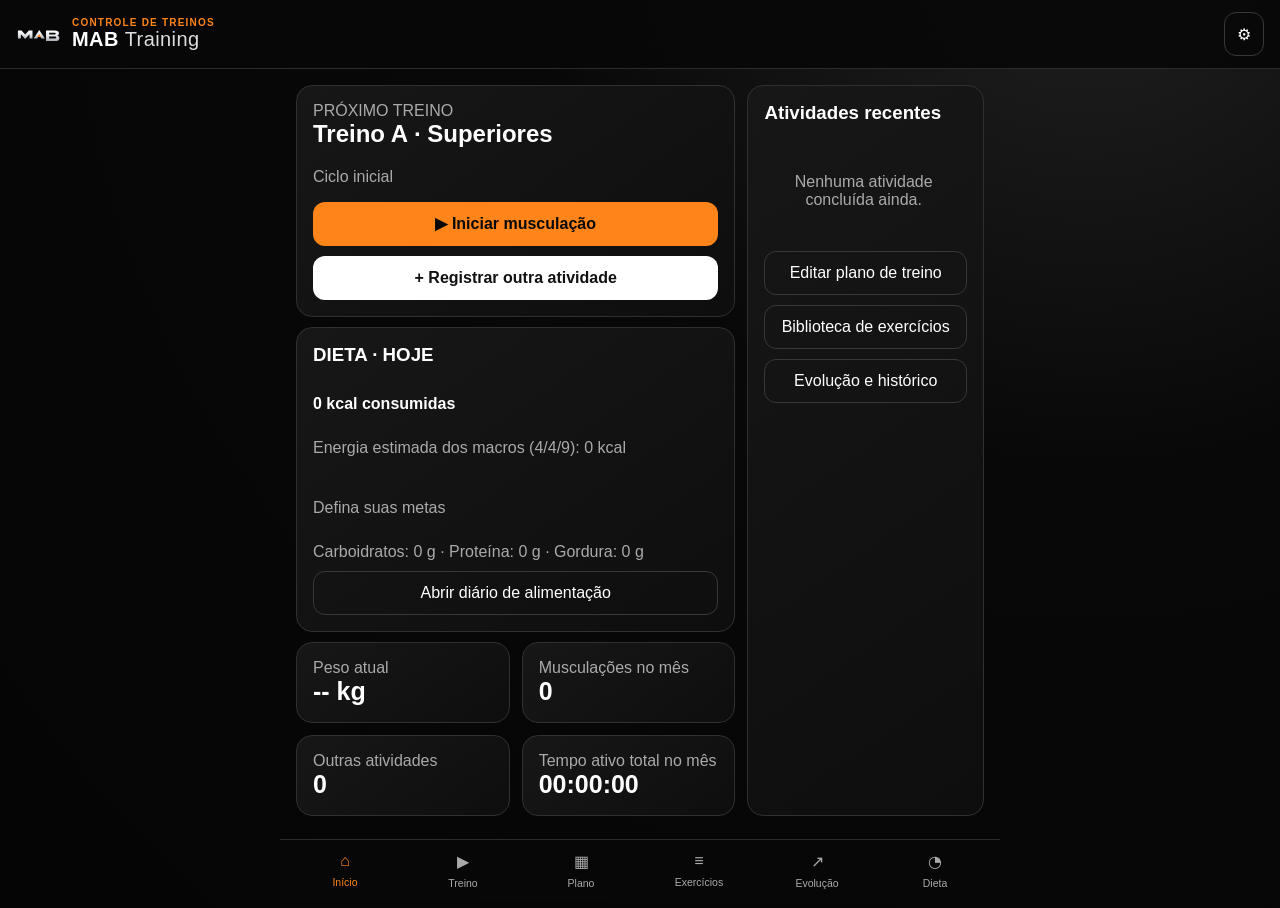
<file: index.html>
<!doctype html>
<html lang="pt-BR">
<head>
  <meta charset="utf-8">
  <meta name="viewport" content="width=device-width,initial-scale=1,viewport-fit=cover">
  <meta name="theme-color" content="#080808">
  <meta name="apple-mobile-web-app-capable" content="yes">
  <meta name="apple-mobile-web-app-status-bar-style" content="black-translucent">
  <meta name="apple-mobile-web-app-title" content="MAB Training">
  <link rel="manifest" href="manifest.webmanifest">
  <link rel="apple-touch-icon" href="apple-touch-icon.png">
  <link rel="icon" href="mab-icon.svg" type="image/svg+xml">
  <link rel="stylesheet" href="styles.css?v=4.11.0">
  <link rel="stylesheet" href="mab-brand-v301.css?v=4.9.0">
  <title>MAB Training</title>
</head>
<body>
  <header class="topbar">
    <div><small>CONTROLE DE TREINOS</small><h1>MAB Training</h1></div>
    <button id="settingsBtn" class="icon-btn" aria-label="Configurações e dados">⚙</button>
  </header>
  <main id="app" tabindex="-1"></main>
  <nav class="bottom-nav" aria-label="Navegação principal">
    <button data-route="dashboard">⌂<span>Início</span></button>
    <button data-route="workout">▶<span>Treino</span></button>
    <button data-route="plan">▦<span>Plano</span></button>
    <button data-route="exercises">≡<span>Exercícios</span></button>
    <button data-route="evolution">↗<span>Evolução</span></button>
    <button data-route="diet">◔<span>Dieta</span></button>
  </nav>
  <dialog id="modal"><div id="modalContent"></div></dialog>
  <div id="toast" role="status" aria-live="polite"></div>
  <input id="importInput" type="file" accept="application/json,.json" hidden>
  <input id="importPersonalInput" type="file" accept="application/json,.json,text/plain,.txt" hidden>
  <input id="importExercisesTxtInput" type="file" accept="text/plain,.txt" hidden>
  <script type="module" src="app.js?v=4.11.0"></script>
  <script src="proximo-treino-v282.js?v=4.9.0" defer></script>
  <script src="mab-stability-v304.js?v=4.9.0"></script>
  <script type="module" src="mab-treino-v303.js?v=4.11.0"></script>
  <script type="module" src="mab-list-sync-v305.js?v=4.9.0"></script>
  <script src="mab-brand-v301.js?v=4.9.0" defer></script>
  <script src="mab-release-v305.js?v=4.11.0" defer></script>
  <script type="module" src="mab-v306.js?v=4.11.0"></script>
  <script type="module" src="mab-live-v400.js?v=4.9.0"></script>
</body>
</html>
</file>
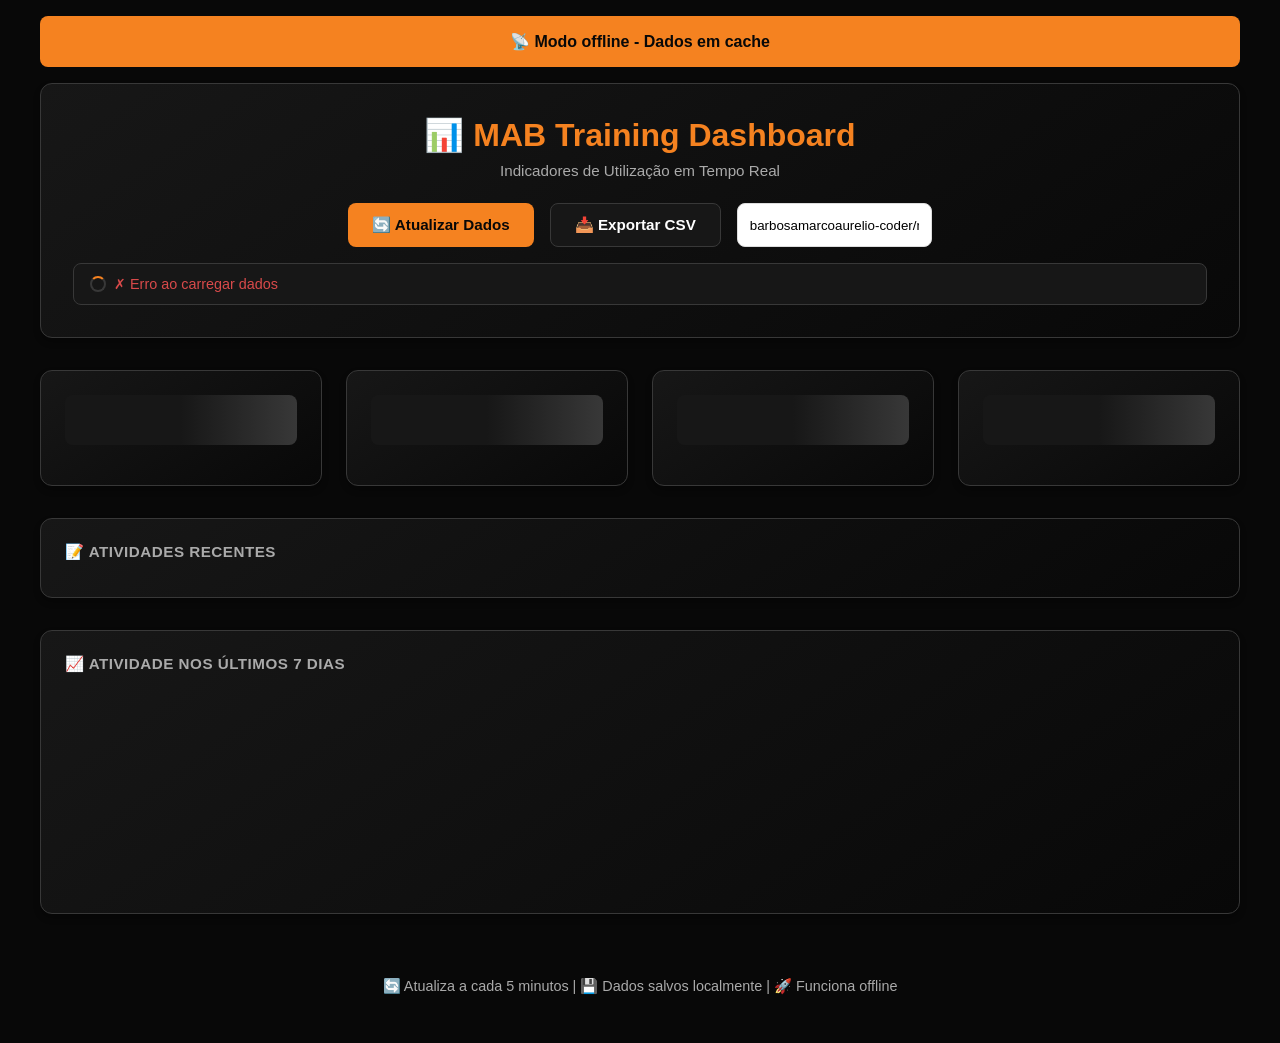
<file: dashboard/index.html>
<!DOCTYPE html>
<html lang="pt-BR">
<head>
    <meta charset="UTF-8">
    <meta name="viewport" content="width=device-width, initial-scale=1.0">
    <meta name="theme-color" content="#f58220">
    <meta name="description" content="Dashboard de Indicadores de Utilização - MAB Training">
    <title>MAB Training - Dashboard</title>
    <link rel="manifest" href="manifest.json">
    <link rel="icon" type="image/svg+xml" href="data:image/svg+xml,<svg xmlns='http://www.w3.org/2000/svg' viewBox='0 0 100 100'><rect fill='%23080808' width='100' height='100'/><text y='75' font-size='75' fill='%23f58220'>📊</text></svg>">
    <link rel="apple-touch-icon" href="data:image/svg+xml,<svg xmlns='http://www.w3.org/2000/svg' viewBox='0 0 180 180'><rect fill='%23080808' width='180' height='180'/><text y='135' font-size='120' fill='%23f58220' text-anchor='middle' x='90'>📊</text></svg>">
    <style>
        :root {
            --mab-black: #080808;
            --mab-dark-gray: #171717;
            --mab-gray: #383838;
            --mab-light-gray: #aaa;
            --mab-white: #ffffff;
            --mab-orange: #f58220;
            --mab-orange-light: #ffad70;
            --mab-border: #383838;
            --safe-top: env(safe-area-inset-top, 0px);
            --safe-bottom: env(safe-area-inset-bottom, 0px);
        }

        * {
            margin: 0;
            padding: 0;
            box-sizing: border-box;
        }

        body {
            font-family: -apple-system, BlinkMacSystemFont, 'Segoe UI', Roboto, Oxygen, Ubuntu, Cantarell, sans-serif;
            background: var(--mab-black);
            color: var(--mab-white);
            min-height: 100vh;
            padding: 1rem;
        }

        .container {
            max-width: 1200px;
            margin: 0 auto;
        }

        header {
            background: linear-gradient(145deg, var(--mab-dark-gray), var(--mab-black));
            padding: 2rem;
            border-radius: 12px;
            border: 1px solid var(--mab-border);
            box-shadow: 0 4px 6px rgba(0, 0, 0, 0.3);
            margin-bottom: 2rem;
            text-align: center;
        }

        header h1 {
            font-size: 2rem;
            color: var(--mab-orange);
            margin-bottom: 0.5rem;
            display: flex;
            align-items: center;
            justify-content: center;
            gap: 0.5rem;
        }

        header p {
            color: var(--mab-light-gray);
            font-size: 0.95rem;
        }

        .controls {
            display: flex;
            gap: 1rem;
            margin-top: 1.5rem;
            flex-wrap: wrap;
            justify-content: center;
        }

        button {
            padding: 0.75rem 1.5rem;
            border: 1px solid var(--mab-border);
            border-radius: 8px;
            font-size: 0.95rem;
            cursor: pointer;
            transition: all 0.3s ease;
            font-weight: 600;
        }

        .btn-primary {
            background: var(--mab-orange);
            color: var(--mab-black);
            border: 0;
        }

        .btn-primary:hover {
            background: var(--mab-orange-light);
            transform: translateY(-2px);
            box-shadow: 0 6px 12px rgba(245, 130, 32, 0.4);
        }

        .btn-secondary {
            background: var(--mab-dark-gray);
            color: var(--mab-white);
            border: 1px solid var(--mab-border);
        }

        .btn-secondary:hover {
            background: var(--mab-gray);
            border-color: var(--mab-orange);
        }

        .status {
            display: flex;
            align-items: center;
            gap: 0.5rem;
            font-size: 0.9rem;
            padding: 0.75rem 1rem;
            background: var(--mab-dark-gray);
            border: 1px solid var(--mab-border);
            border-radius: 8px;
            margin-top: 1rem;
            color: var(--mab-light-gray);
        }

        .status.loading {
            color: var(--mab-orange);
        }

        .status.success {
            color: #4caf50;
        }

        .status.error {
            color: #d84a4a;
        }

        .spinner {
            display: inline-block;
            width: 16px;
            height: 16px;
            border: 2px solid var(--mab-border);
            border-top-color: var(--mab-orange);
            border-radius: 50%;
            animation: spin 0.6s linear infinite;
        }

        @keyframes spin {
            to { transform: rotate(360deg); }
        }

        .grid {
            display: grid;
            grid-template-columns: repeat(auto-fit, minmax(280px, 1fr));
            gap: 1.5rem;
            margin-bottom: 2rem;
        }

        .card {
            background: linear-gradient(145deg, var(--mab-dark-gray), var(--mab-black));
            padding: 1.5rem;
            border: 1px solid var(--mab-border);
            border-radius: 12px;
            box-shadow: 0 4px 6px rgba(0, 0, 0, 0.3);
            transition: transform 0.3s ease, box-shadow 0.3s ease;
        }

        .card:hover {
            transform: translateY(-4px);
            box-shadow: 0 8px 12px rgba(245, 130, 32, 0.2);
            border-color: var(--mab-orange);
        }

        .card h2 {
            font-size: 0.95rem;
            color: var(--mab-light-gray);
            margin-bottom: 0.75rem;
            text-transform: uppercase;
            letter-spacing: 0.5px;
        }

        .metric-value {
            font-size: 2.5rem;
            font-weight: bold;
            color: var(--mab-orange);
            margin-bottom: 0.5rem;
        }

        .metric-label {
            font-size: 0.85rem;
            color: var(--mab-light-gray);
        }

        .activity-item {
            padding: 1rem;
            border-left: 3px solid var(--mab-orange);
            margin-bottom: 0.75rem;
            background: var(--mab-dark-gray);
            border-radius: 4px;
            border: 1px solid var(--mab-border);
        }

        .activity-item:last-child {
            margin-bottom: 0;
        }

        .activity-title {
            font-weight: 600;
            color: var(--mab-white);
            margin-bottom: 0.25rem;
        }

        .activity-time {
            font-size: 0.8rem;
            color: var(--mab-light-gray);
        }

        .chart-container {
            position: relative;
            height: 200px;
            margin-top: 1rem;
        }

        canvas {
            max-width: 100%;
        }

        .trend {
            display: inline-block;
            padding: 0.25rem 0.75rem;
            border-radius: 12px;
            font-size: 0.75rem;
            font-weight: bold;
            margin-left: 0.5rem;
        }

        .trend.up {
            background: rgba(245, 130, 32, 0.2);
            color: var(--mab-orange-light);
        }

        .trend.down {
            background: rgba(216, 74, 74, 0.2);
            color: #ff9999;
        }

        .offline-banner {
            display: none;
            background: var(--mab-orange);
            color: var(--mab-black);
            padding: 1rem;
            border-radius: 8px;
            margin-bottom: 1rem;
            text-align: center;
            font-weight: 600;
        }

        .offline-banner.show {
            display: block;
        }

        .footer {
            text-align: center;
            padding: 2rem;
            color: var(--mab-light-gray);
            font-size: 0.9rem;
        }

        .loading-skeleton {
            background: linear-gradient(90deg, var(--mab-dark-gray) 25%, var(--mab-gray) 50%, var(--mab-dark-gray) 75%);
            background-size: 200% 100%;
            animation: loading 1.5s infinite;
            height: 50px;
            border-radius: 8px;
            margin-bottom: 1rem;
        }

        @keyframes loading {
            0% { background-position: 200% 0; }
            100% { background-position: -200% 0; }
        }

        .repo-link {
            color: var(--mab-orange);
            text-decoration: none;
            font-weight: 600;
        }

        .repo-link:hover {
            color: var(--mab-orange-light);
            text-decoration: underline;
        }

        @media (max-width: 768px) {
            header h1 {
                font-size: 1.5rem;
            }

            .metric-value {
                font-size: 2rem;
            }

            .controls {
                flex-direction: column;
            }

            button {
                width: 100%;
            }
        }

        .install-prompt {
            background: linear-gradient(145deg, var(--mab-dark-gray), var(--mab-black));
            padding: 1.5rem;
            border-radius: 12px;
            border: 1px solid var(--mab-border);
            box-shadow: 0 4px 6px rgba(0, 0, 0, 0.3);
            margin-bottom: 2rem;
            text-align: center;
            display: none;
            color: var(--mab-white);
        }

        .install-prompt.show {
            display: block;
        }

        .install-prompt button {
            margin-top: 1rem;
        }
    </style>
</head>
<body>
    <div class="container">
        <div class="offline-banner" id="offlineBanner">
            📡 Modo offline - Dados em cache
        </div>

        <div class="install-prompt" id="installPrompt">
            <h2>📱 Instale como App</h2>
            <p>Adicione este dashboard à sua tela inicial para melhor experiência</p>
            <button class="btn-primary" id="installBtn">Instalar App</button>
        </div>

        <header>
            <h1>📊 MAB Training Dashboard</h1>
            <p>Indicadores de Utilização em Tempo Real</p>
            
            <div class="controls">
                <button class="btn-primary" id="refreshBtn">🔄 Atualizar Dados</button>
                <button class="btn-secondary" id="exportBtn">📥 Exportar CSV</button>
                <input type="text" id="repoInput" placeholder="user/repo" value="barbosamarcoaurelio-coder/mab-personal" style="padding: 0.75rem; border: 1px solid #ddd; border-radius: 8px;">
            </div>

            <div class="status" id="status">
                <div class="spinner"></div>
                <span id="statusText">Carregando dados...</span>
            </div>
        </header>

        <div class="grid" id="metricsGrid">
            <div class="card">
                <div class="loading-skeleton"></div>
            </div>
            <div class="card">
                <div class="loading-skeleton"></div>
            </div>
            <div class="card">
                <div class="loading-skeleton"></div>
            </div>
            <div class="card">
                <div class="loading-skeleton"></div>
            </div>
        </div>

        <div class="card" id="activityCard" style="margin-bottom: 2rem;">
            <h2>📝 Atividades Recentes</h2>
            <div id="activityList"></div>
        </div>

        <div class="card" style="margin-bottom: 2rem;">
            <h2>📈 Atividade nos Últimos 7 Dias</h2>
            <div class="chart-container">
                <canvas id="activityChart"></canvas>
            </div>
        </div>
    </div>

    <footer class="footer">
        <p>🔄 Atualiza a cada 5 minutos | 💾 Dados salvos localmente | 🚀 Funciona offline</p>
    </footer>

    <script>
        const CACHE_VERSION = 'mab-dashboard-v1';
        const API_BASE = 'https://api.github.com';
        const CACHE_DURATION = 5 * 60 * 1000; // 5 minutos

        // Service Worker Registration
        if ('serviceWorker' in navigator) {
            navigator.serviceWorker.register('sw.js').catch(err => {
                console.log('Service Worker não disponível:', err);
            });
        }

        // PWA Install Prompt
        let deferredPrompt;
        window.addEventListener('beforeinstallprompt', e => {
            e.preventDefault();
            deferredPrompt = e;
            document.getElementById('installPrompt').classList.add('show');
        });

        document.getElementById('installBtn').addEventListener('click', async () => {
            if (deferredPrompt) {
                deferredPrompt.prompt();
                await deferredPrompt.userChoice;
                deferredPrompt = null;
                document.getElementById('installPrompt').classList.remove('show');
            }
        });

        // Offline Detection
        window.addEventListener('online', () => updateStatus('success', '✓ Online', false));
        window.addEventListener('offline', () => updateStatus('error', '✗ Offline', true));

        // Local Storage Cache
        const cache = {
            set: (key, data) => {
                localStorage.setItem(key, JSON.stringify({
                    data,
                    timestamp: Date.now()
                }));
            },
            get: (key) => {
                const item = localStorage.getItem(key);
                if (!item) return null;
                const { data, timestamp } = JSON.parse(item);
                if (Date.now() - timestamp > CACHE_DURATION) {
                    localStorage.removeItem(key);
                    return null;
                }
                return data;
            }
        };

        function updateStatus(type, message, offline) {
            const statusEl = document.getElementById('status');
            statusEl.className = 'status ' + type;
            document.getElementById('statusText').textContent = message;
            
            const banner = document.getElementById('offlineBanner');
            offline ? banner.classList.add('show') : banner.classList.remove('show');
        }

        async function fetchGitHubData(repo) {
            const cacheKey = `github-${repo}`;
            const cached = cache.get(cacheKey);
            
            if (cached) {
                return cached;
            }

            try {
                updateStatus('loading', '⟳ Carregando dados...', false);

                const [repoData, commits, prs, issues] = await Promise.all([
                    fetch(`${API_BASE}/repos/${repo}`).then(r => r.json()),
                    fetch(`${API_BASE}/repos/${repo}/commits?per_page=10`).then(r => r.json()),
                    fetch(`${API_BASE}/repos/${repo}/pulls?state=all&per_page=10&sort=updated`).then(r => r.json()),
                    fetch(`${API_BASE}/repos/${repo}/issues?state=all&per_page=10&sort=updated`).then(r => r.json())
                ]);

                const data = {
                    repo: repoData,
                    commits: commits || [],
                    prs: prs || [],
                    issues: issues || []
                };

                cache.set(cacheKey, data);
                updateStatus('success', '✓ Dados carregados com sucesso', false);
                return data;
            } catch (error) {
                console.error('Erro ao buscar dados:', error);
                const cached = localStorage.getItem(cacheKey);
                if (cached) {
                    updateStatus('error', '⚠ Usando dados em cache', true);
                    return JSON.parse(cached).data;
                }
                updateStatus('error', '✗ Erro ao carregar dados', true);
                return null;
            }
        }

        function formatDate(dateString) {
            const date = new Date(dateString);
            const now = new Date();
            const diff = now - date;
            const days = Math.floor(diff / (1000 * 60 * 60 * 24));
            const hours = Math.floor(diff / (1000 * 60 * 60));
            const minutes = Math.floor(diff / (1000 * 60));

            if (minutes < 1) return 'Agora mesmo';
            if (minutes < 60) return `${minutes}m atrás`;
            if (hours < 24) return `${hours}h atrás`;
            if (days < 7) return `${days}d atrás`;
            return date.toLocaleDateString('pt-BR');
        }

        function renderMetrics(data) {
            if (!data) return;

            const repo = data.repo;
            const metrics = [
                {
                    title: 'Stars',
                    value: repo.stargazers_count,
                    icon: '⭐',
                    trend: null
                },
                {
                    title: 'Forks',
                    value: repo.forks_count,
                    icon: '🔀',
                    trend: null
                },
                {
                    title: 'Issues',
                    value: repo.open_issues_count,
                    icon: '⚠️',
                    trend: null
                },
                {
                    title: 'Commits',
                    value: data.commits.length,
                    icon: '📦',
                    trend: 'up'
                }
            ];

            const grid = document.getElementById('metricsGrid');
            grid.innerHTML = metrics.map(metric => `
                <div class="card">
                    <h2>${metric.icon} ${metric.title}</h2>
                    <div class="metric-value">${metric.value}${metric.trend ? `<span class="trend ${metric.trend}">↑</span>` : ''}</div>
                    <div class="metric-label">Últimos 10 commits analisados</div>
                </div>
            `).join('');
        }

        function renderActivity(data) {
            if (!data) return;

            const activities = [
                ...data.commits.slice(0, 3).map(c => ({
                    type: '📦',
                    title: `Commit: ${c.commit.message.split('\n')[0].substring(0, 50)}`,
                    date: c.commit.author.date,
                    url: c.html_url
                })),
                ...data.prs.slice(0, 2).map(pr => ({
                    type: '🔀',
                    title: `PR: ${pr.title}`,
                    date: pr.updated_at,
                    url: pr.html_url
                })),
                ...data.issues.slice(0, 2).map(i => ({
                    type: '⚠️',
                    title: `Issue: ${i.title}`,
                    date: i.updated_at,
                    url: i.html_url
                }))
            ]
            .sort((a, b) => new Date(b.date) - new Date(a.date))
            .slice(0, 5);

            const list = document.getElementById('activityList');
            list.innerHTML = activities.map(act => `
                <a href="${act.url}" target="_blank" style="text-decoration: none; color: inherit;">
                    <div class="activity-item">
                        <div class="activity-title">${act.type} ${act.title}</div>
                        <div class="activity-time">${formatDate(act.date)}</div>
                    </div>
                </a>
            `).join('');
        }

        function renderChart(data) {
            if (!data || !data.commits.length) return;

            const canvas = document.getElementById('activityChart');
            if (!canvas) return;

            // Simular dados dos últimos 7 dias
            const days = 7;
            const chartData = Array(days).fill(0).map((_, i) => {
                const date = new Date();
                date.setDate(date.getDate() - (days - i - 1));
                return {
                    date: date.toLocaleDateString('pt-BR', { weekday: 'short' }),
                    commits: Math.floor(Math.random() * 5) + (i === days - 1 ? data.commits.length : 0)
                };
            });

            const ctx = canvas.getContext('2d');
            const maxValue = Math.max(...chartData.map(d => d.commits), 5);
            const padding = 40;
            const width = canvas.parentElement.offsetWidth;
            const height = 200;

            canvas.width = width;
            canvas.height = height;

            // Grid
            ctx.strokeStyle = '#e0e0e0';
            ctx.lineWidth = 1;
            for (let i = 0; i <= 5; i++) {
                const y = padding + (height - padding * 1.5) * (i / 5);
                ctx.beginPath();
                ctx.moveTo(padding, y);
                ctx.lineTo(width, y);
                ctx.stroke();
            }

            // Bars
            const barWidth = (width - padding * 2) / days;
            chartData.forEach((data, i) => {
                const x = padding + i * barWidth + barWidth / 4;
                const barHeight = ((height - padding * 1.5) * data.commits) / maxValue;
                const y = height - padding / 2 - barHeight;

                ctx.fillStyle = '#667eea';
                ctx.fillRect(x, y, barWidth / 2, barHeight);

                ctx.fillStyle = '#999';
                ctx.font = '12px sans-serif';
                ctx.textAlign = 'center';
                ctx.fillText(data.date, x + barWidth / 4, height - 10);
            });
        }

        async function loadData() {
            const repo = document.getElementById('repoInput').value || 'barbosamarcoaurelio-coder/mab-personal';
            const data = await fetchGitHubData(repo);
            
            if (data) {
                renderMetrics(data);
                renderActivity(data);
                renderChart(data);
            }
        }

        document.getElementById('refreshBtn').addEventListener('click', () => {
            localStorage.removeItem(`github-${document.getElementById('repoInput').value}`);
            loadData();
        });

        document.getElementById('exportBtn').addEventListener('click', () => {
            const repo = document.getElementById('repoInput').value;
            const cached = localStorage.getItem(`github-${repo}`);
            if (!cached) {
                alert('Nenhum dado para exportar');
                return;
            }

            const { data } = JSON.parse(cached);
            let csv = 'Tipo,Descrição,Data\n';

            data.commits.forEach(c => {
                csv += `Commit,"${c.commit.message.split('\n')[0]}","${c.commit.author.date}"\n`;
            });

            data.prs.forEach(pr => {
                csv += `PR,"${pr.title}","${pr.updated_at}"\n`;
            });

            data.issues.forEach(i => {
                csv += `Issue,"${i.title}","${i.updated_at}"\n`;
            });

            const blob = new Blob([csv], { type: 'text/csv' });
            const url = URL.createObjectURL(blob);
            const a = document.createElement('a');
            a.href = url;
            a.download = `mab-dashboard-${Date.now()}.csv`;
            a.click();
        });

        document.getElementById('repoInput').addEventListener('change', loadData);

        // Auto-refresh a cada 5 minutos
        setInterval(loadData, 5 * 60 * 1000);

        // Initial load
        loadData();
    </script>
</body>
</html>
</file>
<file: styles.css>
:root{--bg:#080808;--card:#171717;--card2:#232323;--text:#fff;--muted:#aaa;--line:#383838;--orange:#f58220;--orange2:#ffad70;--danger:#d84a4a;--safe-top:env(safe-area-inset-top,0px);--safe-bottom:env(safe-area-inset-bottom,0px)}
*{box-sizing:border-box}html{background:var(--bg);color:var(--text);font-family:-apple-system,BlinkMacSystemFont,"Segoe UI",sans-serif;overflow-x:hidden}body{margin:0;background:var(--bg);min-height:100dvh;overflow-x:hidden}.topbar{position:sticky;top:0;z-index:10;display:flex;justify-content:space-between;align-items:center;padding:calc(12px + var(--safe-top)) 16px 12px;background:rgba(8,8,8,.95);border-bottom:1px solid var(--line)}h1{font-size:21px;margin:2px 0}.topbar small{color:var(--orange);font-weight:800;letter-spacing:.1em}button,input,select,textarea{font:inherit}button{min-height:44px}.icon-btn,.ghost{color:#fff;background:transparent;border:1px solid var(--line);border-radius:12px;padding:8px 12px}.primary{background:var(--orange);color:#111;border:0;border-radius:12px;padding:12px 16px;font-weight:800}.secondary{background:#fff;color:#111;border:0;border-radius:12px;padding:12px 16px;font-weight:700}.danger{background:var(--danger);color:#fff;border:0;border-radius:12px;padding:12px}.bottom-nav{position:fixed;left:0;right:0;bottom:0;z-index:10;display:grid;grid-template-columns:repeat(5,1fr);padding:8px 6px calc(8px + var(--safe-bottom));background:#0d0d0d;border-top:1px solid var(--line)}.bottom-nav button{background:transparent;color:var(--muted);border:0;display:grid;gap:3px;place-items:center}.bottom-nav span{font-size:11px}.bottom-nav button.active{color:var(--orange)}main{max-width:720px;width:100%;margin:auto;padding:16px 16px calc(92px + var(--safe-bottom));overflow-x:hidden}.grid{display:grid;gap:12px;min-width:0}.grid.two{grid-template-columns:repeat(2,minmax(0,1fr))}.card{background:var(--card);border:1px solid var(--line);border-radius:16px;padding:16px;min-width:0;max-width:100%;overflow:hidden}#activityChart,#bodyChart{min-width:0;max-width:100%}.card h2,.card h3{margin-top:0}.metric strong{font-size:25px;display:block}.muted{color:var(--muted)}.orange{color:var(--orange)}.row{display:flex;align-items:center;justify-content:space-between;gap:10px;min-width:0}.stack{display:grid;gap:10px;min-width:0}.field{display:grid;gap:6px;min-width:0}.field input,.field select,.field textarea{width:100%;max-width:100%;color:#fff;background:#0e0e0e;border:1px solid var(--line);border-radius:10px;padding:12px}.chips{display:flex;gap:8px;overflow:auto;max-width:100%}.chip{white-space:nowrap;background:var(--card2);color:#fff;border:1px solid var(--line);border-radius:999px;padding:8px 14px}.chip.active{background:var(--orange);color:#111;border-color:var(--orange)}.progress{height:8px;background:#333;border-radius:99px;overflow:hidden}.progress i{display:block;height:100%;background:var(--orange)}.exercise-item{display:grid;grid-template-columns:1fr auto;align-items:center;gap:8px;padding:12px 0;border-bottom:1px solid var(--line)}.set-row{display:grid;grid-template-columns:32px 1fr 1fr 1fr 46px;gap:7px;align-items:end}.set-row input{width:100%;min-width:0;padding:10px;background:#0e0e0e;color:#fff;border:1px solid var(--line);border-radius:9px}.set-row label{font-size:11px;color:var(--muted)}.set-row button.done{background:var(--orange);color:#111;border:0;border-radius:9px}.timer{font-size:42px;font-variant-numeric:tabular-nums;font-weight:900}.chart{height:150px;display:flex;align-items:end;gap:8px;padding-top:15px}.bar{flex:1;background:linear-gradient(var(--orange),#8b3e00);border-radius:7px 7px 0 0;min-height:5px}.empty{padding:30px;text-align:center;color:var(--muted)}dialog{width:min(94vw,560px);max-width:calc(100vw - 20px);max-height:88dvh;overflow-y:auto;overflow-x:hidden;background:#111;color:#fff;border:1px solid var(--line);border-radius:18px;padding:0;box-sizing:border-box}dialog::backdrop{background:#000b}#modalContent{padding:16px;box-sizing:border-box;max-width:100%;overflow-x:hidden}#toast{position:fixed;left:50%;bottom:calc(86px + var(--safe-bottom));transform:translateX(-50%);padding:10px 16px;border-radius:99px;background:#fff;color:#111;opacity:0;pointer-events:none;transition:.2s;z-index:30}#toast.show{opacity:1}@media(min-width:700px){.dashboard-layout{grid-template-columns:1.3fr .7fr}.bottom-nav{left:50%;width:720px;transform:translateX(-50%)}}
.recent-activities-list{max-height:290px;overflow-y:auto;-webkit-overflow-scrolling:touch;padding-right:4px}
.body-history-hint{margin:0 0 8px;font-size:.85rem}
.body-history-list{overflow-y:auto;scrollbar-gutter:stable;padding-right:4px}
.body-history-list:focus-visible{outline:2px solid var(--orange);outline-offset:2px}
.workout-header{display:flex;align-items:center;justify-content:space-between;gap:10px;flex-wrap:wrap}
.workout-header-actions{display:flex;gap:8px;flex-wrap:wrap}
.workout-controls{margin:0;padding:0;border:0;min-width:0}
.workout-controls:disabled{opacity:.65}
.bottom-nav{grid-template-columns:repeat(6,minmax(0,1fr))}
.bottom-nav button{min-width:0;min-height:44px;padding:2px}
.bottom-nav span{font-size:10.5px;white-space:nowrap}
#dietView .row{flex-wrap:wrap}
#dietView h2{font-size:20px}
#dietView input,.diet-dialog input,.diet-dialog select{font-size:16px}
.diet-dialog{padding-bottom:var(--safe-bottom)}
.diet-food-row{padding:12px 0;border-bottom:1px solid var(--line);overflow-wrap:anywhere}
.diet-pie{display:flex;align-items:center;gap:14px;flex-wrap:wrap}
.diet-pie svg{width:110px;height:110px;flex-shrink:0}
.barcode-scanner{width:100vw;max-width:none;height:100dvh;max-height:none;margin:0;border:0;border-radius:0;padding:calc(16px + var(--safe-top)) 16px calc(16px + var(--safe-bottom));background:#080808}
.barcode-scanner [hidden]{display:none!important}
.barcode-scanner video{display:block;width:100%;max-height:55dvh;object-fit:cover;border:1px solid var(--orange);border-radius:16px;background:#111}
.barcode-scanner h2{font-size:20px;margin:0}
.barcode-scanner input{font-size:16px}
.barcode-scanner::backdrop{background:#080808}
.recent-activities-list::-webkit-scrollbar{width:4px}
.recent-activities-list::-webkit-scrollbar-thumb{background:#383838;border-radius:4px}
.grid.two > * { min-width: 0; }
.field input[type="date"] { min-width: 0; width: 100%; box-sizing: border-box; }
.mab-video-badge{display:inline-flex;align-items:center;gap:4px;color:#ff851b;background:rgba(255,133,27,.12);border:1px solid rgba(255,133,27,.35);border-radius:999px;padding:4px 10px;font-size:11px;font-weight:700;text-decoration:none;letter-spacing:.02em;touch-action:manipulation;white-space:nowrap;transition:background .15s,border-color .15s}
.mab-video-badge:hover,.mab-video-badge:active{background:rgba(255,133,27,.22);border-color:#ff851b;color:#ff851b}
.mab-muscle-chips{display:flex;flex-wrap:wrap;gap:6px;margin-top:6px}
.mab-muscle-chip{background:var(--card2);color:#fff;border:1px solid var(--line);border-radius:999px;padding:6px 12px;font-size:12px;cursor:pointer;touch-action:manipulation;transition:all .15s;user-select:none}
.mab-muscle-chip.active{background:#ff851b;color:#080808;border-color:#ff851b;font-weight:700}
.diet-meal-heading{align-items:center}
.diet-meal-heading h3{margin:0 0 5px}
.diet-meal-toggle{flex:0 0 44px;width:44px;height:44px;display:grid;place-items:center;padding:0;border:8px solid transparent;border-radius:50%;background:var(--card2) padding-box;color:var(--orange);font-size:18px;font-weight:700;line-height:1}
.diet-meal-toggle:focus-visible{outline:2px solid var(--orange);outline-offset:-4px}
#dietView .diet-meal-content[hidden]{display:none}
.diet-search-result{display:grid;gap:6px;padding:12px;border:1px solid var(--line);border-radius:12px;background:var(--card2);overflow-wrap:anywhere}
.diet-search-result button{min-height:44px}
.diet-food-list{--food-row-height:56px;max-height:calc(5 * var(--food-row-height));margin:0;padding:0;list-style:none;overflow-y:auto}
.diet-food-list-item{height:var(--food-row-height);display:flex;align-items:center;gap:4px;padding:0 4px;box-shadow:inset 0 -1px var(--line)}
.diet-food-list-name{flex:1;min-width:0}
.diet-food-list-name>*{display:block;white-space:nowrap;overflow:hidden;text-overflow:ellipsis}
.diet-food-list-item button{flex:none;min-height:44px;padding:4px;font-size:.75rem;white-space:nowrap}
.diet-food-list-item button[aria-pressed="true"]{color:var(--orange)}
.diet-dialog button:disabled{opacity:.5}
.diet-export-link{display:grid;place-items:center;min-height:44px;text-align:center;text-decoration:none}
.diet-daily-details .water-log-row{flex-wrap:wrap}
.water-presets button{min-height:48px}
.diet-wellbeing>summary,.diet-activity-item>summary{cursor:pointer;font-weight:700}
.diet-rating-field{min-width:0;margin:0;padding:10px;border:1px solid #333;border-radius:10px}
.diet-rating-field legend{padding:0 4px;font-size:13px;font-weight:700}
.diet-rating-scale{display:grid;grid-template-columns:repeat(5,minmax(0,1fr));gap:6px}
.diet-rating-scale label{display:flex;align-items:center;justify-content:center;gap:5px;min-height:42px;border:1px solid #444;border-radius:8px;background:#101010}
.diet-rating-scale input{accent-color:#f58220}
.diet-rating-ends{margin-top:5px;font-size:11px}
.diet-tolerance-options{display:flex;flex-wrap:wrap;gap:6px;margin-top:8px}
.diet-tolerance-options button{flex:1 1 140px;min-height:42px;text-align:left;white-space:normal}
.diet-tolerance-options button.active{border-color:#f58220;background:rgba(245,130,32,.14);color:#ffbf80}
.diet-meal-tolerance{display:grid;gap:4px;padding-top:8px;border-top:1px solid #333}
.diet-activity-item{padding:10px 0;border-bottom:1px solid #333}
.diet-activity-item:last-child{border-bottom:0}
.diet-session-wellbeing{padding:10px 0}
@media(max-width:380px){.diet-tolerance-options button{flex-basis:100%}.diet-activity-item .row{flex-wrap:wrap}}
.mab-add-group-chip{border-style:dashed;border-color:#ff851b;color:#ff851b;background:rgba(255,133,27,.08);font-weight:600}
.mab-add-group-chip:hover,.mab-add-group-chip:active{background:rgba(255,133,27,.18)}
.plan-exercise-item{display:flex;flex-direction:column;gap:10px;padding:14px 0;border-bottom:1px solid var(--line)}
.plan-exercise-main{display:flex;flex-direction:column;gap:5px;width:100%}
.plan-exercise-title{font-size:15px;font-weight:700;color:#fff;line-height:1.35;word-break:normal}
.plan-exercise-meta{display:flex;align-items:center;gap:6px;flex-wrap:wrap;font-size:12px}
.plan-meta-badge{display:inline-flex;align-items:center;background:rgba(255,255,255,.07);border:1px solid #333;border-radius:6px;padding:3px 8px;font-size:11px;font-weight:600;color:#ddd}
.plan-meta-badge.orange{background:rgba(255,133,27,.12);border-color:rgba(255,133,27,.35);color:#ff851b;font-weight:700}
.plan-exercise-actions{display:flex;align-items:center;justify-content:space-between;gap:8px}
.plan-order-group,.plan-control-group{display:flex;align-items:center;gap:6px}
.icon-sm{padding:6px 12px;min-height:36px;font-weight:700;font-size:14px}
.btn-sm{padding:6px 14px;min-height:36px;font-size:12px}
@media(min-width:600px){
  .plan-exercise-item{flex-direction:row;justify-content:space-between;align-items:center}
  .plan-exercise-actions{margin-top:0}
}
.export-ex-item{display:flex;align-items:flex-start;gap:10px;padding:10px;border-radius:10px;background:#141414;border:1px solid #282828;cursor:pointer;touch-action:manipulation;transition:background .15s}
.export-ex-item:hover{background:#1c1c1c}
.plan-groups-grid{display:grid;grid-template-columns:repeat(4,1fr);gap:6px;width:100%;box-sizing:border-box}
.plan-group-btn{background:var(--card2);color:#fff;border:1px solid var(--line);border-radius:10px;padding:8px 2px;font-size:11px;font-weight:700;text-align:center;touch-action:manipulation;cursor:pointer;white-space:nowrap;min-height:38px;display:flex;align-items:center;justify-content:center;transition:all .15s}
.plan-group-btn.active{background:var(--orange);color:#080808;border-color:var(--orange)}
@media(min-width:600px){
  .plan-groups-grid{grid-template-columns:repeat(7,1fr)}
}
.export-ex-item input[type="checkbox"]{width:18px;height:18px;margin-top:2px;accent-color:#ff851b;flex-shrink:0}
.mab-detail-actions{display:grid;grid-template-columns:minmax(0,1fr) minmax(0,2.2fr) minmax(0,1fr);gap:8px;margin-top:12px}
.mab-detail-actions button{min-width:0;padding:10px 6px;font-size:12px;line-height:1.3}
.mab-detail-actions button:disabled,.mab-share-panel button:disabled{opacity:.55;cursor:wait}
.mab-share-panel h2,.mab-share-panel p{margin:0}
.mab-share-preview{display:block;width:100%;max-height:50dvh;object-fit:contain;background:#080808;border:1px solid var(--line);border-radius:12px}
.mab-share-help{font-size:12px;line-height:1.5;overflow-wrap:anywhere}
#mabDetailShareStatus:empty{display:none}
</file>
<file: mab-brand-v301.css>
:root{--mab-orange:#ff851b;--mab-black:#080808;--mab-graphite:#1a1a1a;--mab-white:#fff}
body{background:radial-gradient(circle at 85% -10%,#222 0,#080808 38%,#050505 100%);color:var(--mab-white)}
.topbar{background:rgba(8,8,8,.92);backdrop-filter:blur(18px);border-bottom:1px solid #2b2b2b}
.topbar>div{display:grid;grid-template-columns:46px auto;column-gap:10px;align-items:center}
.topbar>div:before{content:"";grid-row:1/3;width:46px;height:32px;background:url('./mab-logo.svg?v=3.0.1') center/contain no-repeat}
.topbar small{color:var(--mab-orange);font-size:10px;letter-spacing:.12em}
.topbar h1{font-size:20px;letter-spacing:.02em;margin:0}.topbar h1 strong{font-weight:800}.topbar h1 span{font-weight:400;color:#ddd}
.primary,.done{background:var(--mab-orange)!important;color:#080808!important}.orange{color:var(--mab-orange)!important}
.card{border-color:#303030;background:linear-gradient(145deg,#171717,#0e0e0e)}
.bottom-nav{background:rgba(8,8,8,.96);border-top-color:#2b2b2b}.bottom-nav button.active{color:var(--mab-orange)}
#mabBrandSplash{position:fixed;inset:0;z-index:20000;background:radial-gradient(circle at 50% 35%,#252525,#080808 58%,#030303);display:grid;place-items:center;transition:opacity .45s ease}
#mabBrandSplash.hide{opacity:0;pointer-events:none}.mab-splash-inner{text-align:center;padding:32px}.mab-splash-inner img{width:min(76vw,420px)}.mab-splash-tagline{margin-top:22px;color:#ddd;letter-spacing:.22em;font-size:11px}.mab-splash-line{width:82px;height:3px;background:var(--mab-orange);margin:28px auto 0;border-radius:9px}.mab-version-badge{display:inline-block;margin-top:10px;color:#777;font-size:11px;letter-spacing:.12em}
/* v3.0.2 - Sobre e avisos de descanso */
.mab-settings-extra{display:grid;gap:10px;padding:14px 0;border-top:1px solid #2d2d2d;border-bottom:1px solid #2d2d2d;margin:4px 0 6px}
.mab-settings-title{font-size:.75rem;letter-spacing:.12em;color:#ff851b}
.mab-toggle-row{display:flex;align-items:center;justify-content:space-between;gap:18px;padding:10px 0;color:#fff}
.mab-toggle-row input{width:22px;height:22px;accent-color:#ff851b}
.mab-about-panel{max-height:min(78vh,720px);overflow:auto;padding-right:2px}
.mab-about-version{display:grid;gap:4px;padding:16px;border:1px solid #333;border-radius:14px;background:#101010}
.mab-about-version strong{font-size:1.25rem;color:#fff}.mab-about-version span{font-size:.72rem;letter-spacing:.12em;color:#ff851b}
.mab-about-card ul{margin:8px 0 0;padding-left:20px}.mab-about-card li{margin:7px 0}.mab-about-card p{line-height:1.45;color:#ddd}.mab-about-card strong{color:#fff}
</file>
